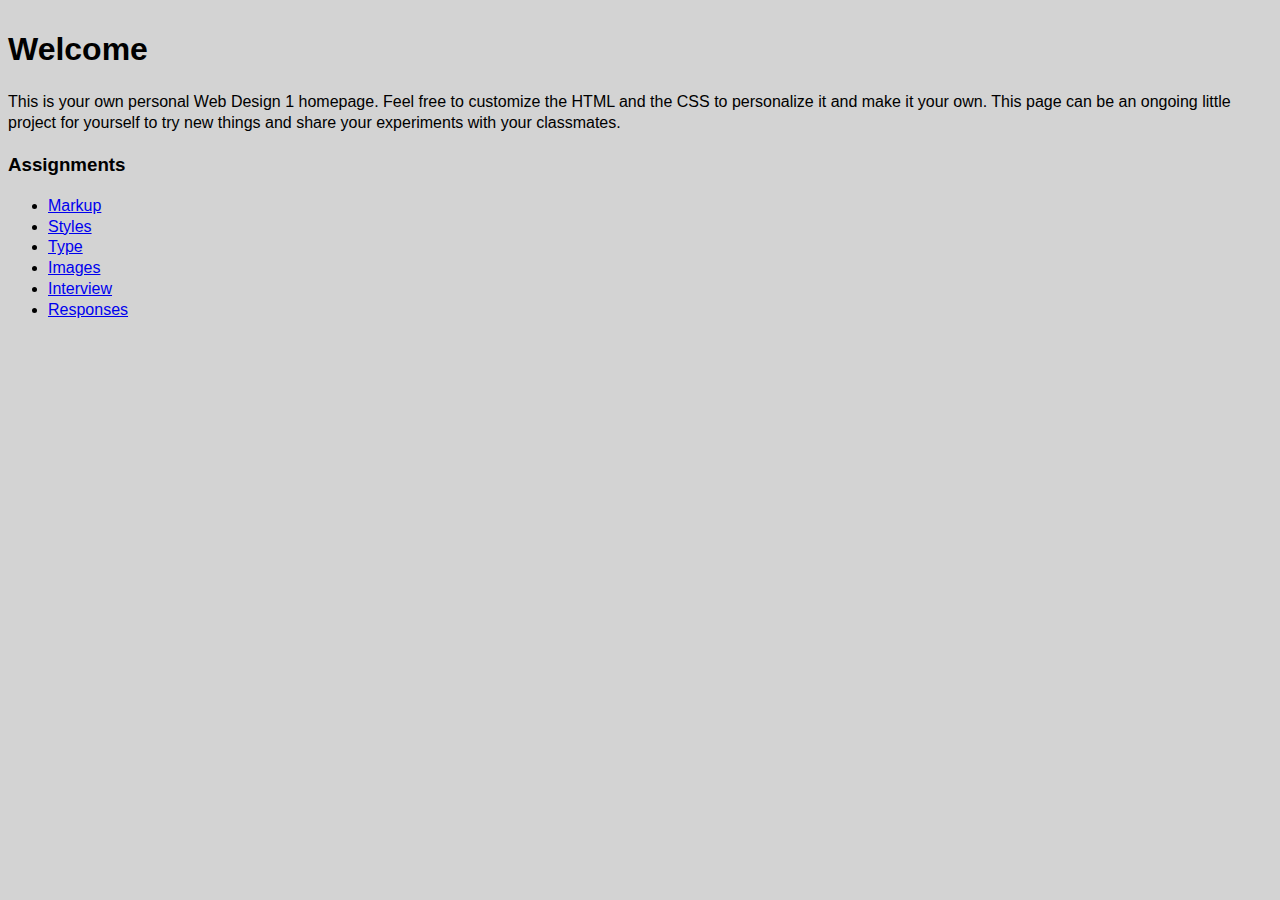
<file: index.html>
<!DOCTYPE html>
<head>
  <title>DSGN 1374</title>
  <link href="styles.css" rel="stylesheet">
</head>
<body>

  <h1>Welcome</h1>

  <p>This is your own personal Web Design 1 homepage. Feel free to customize the HTML and the CSS to personalize it and make it your own. This page can be an ongoing little project for yourself to try new things and share your experiments with your classmates.</p>

  <h3>Assignments</h3>
  <ul>
    <li>
      <a href="markup/index.html">Markup</a>
    </li>
    <li>
      <a href="styles/index.html">Styles</a>
    </li>
    <li>
      <a href="type/index.html">Type</a>
    </li>
    <li>
      <a href="images/index.html">Images</a>
    </li>
    <li>
      <a href="interview/index.html">Interview</a>
    </li>
    <li>
      <a href="responses/index.html">Responses</a>
    </li>
  </ul>

</body>
</file>
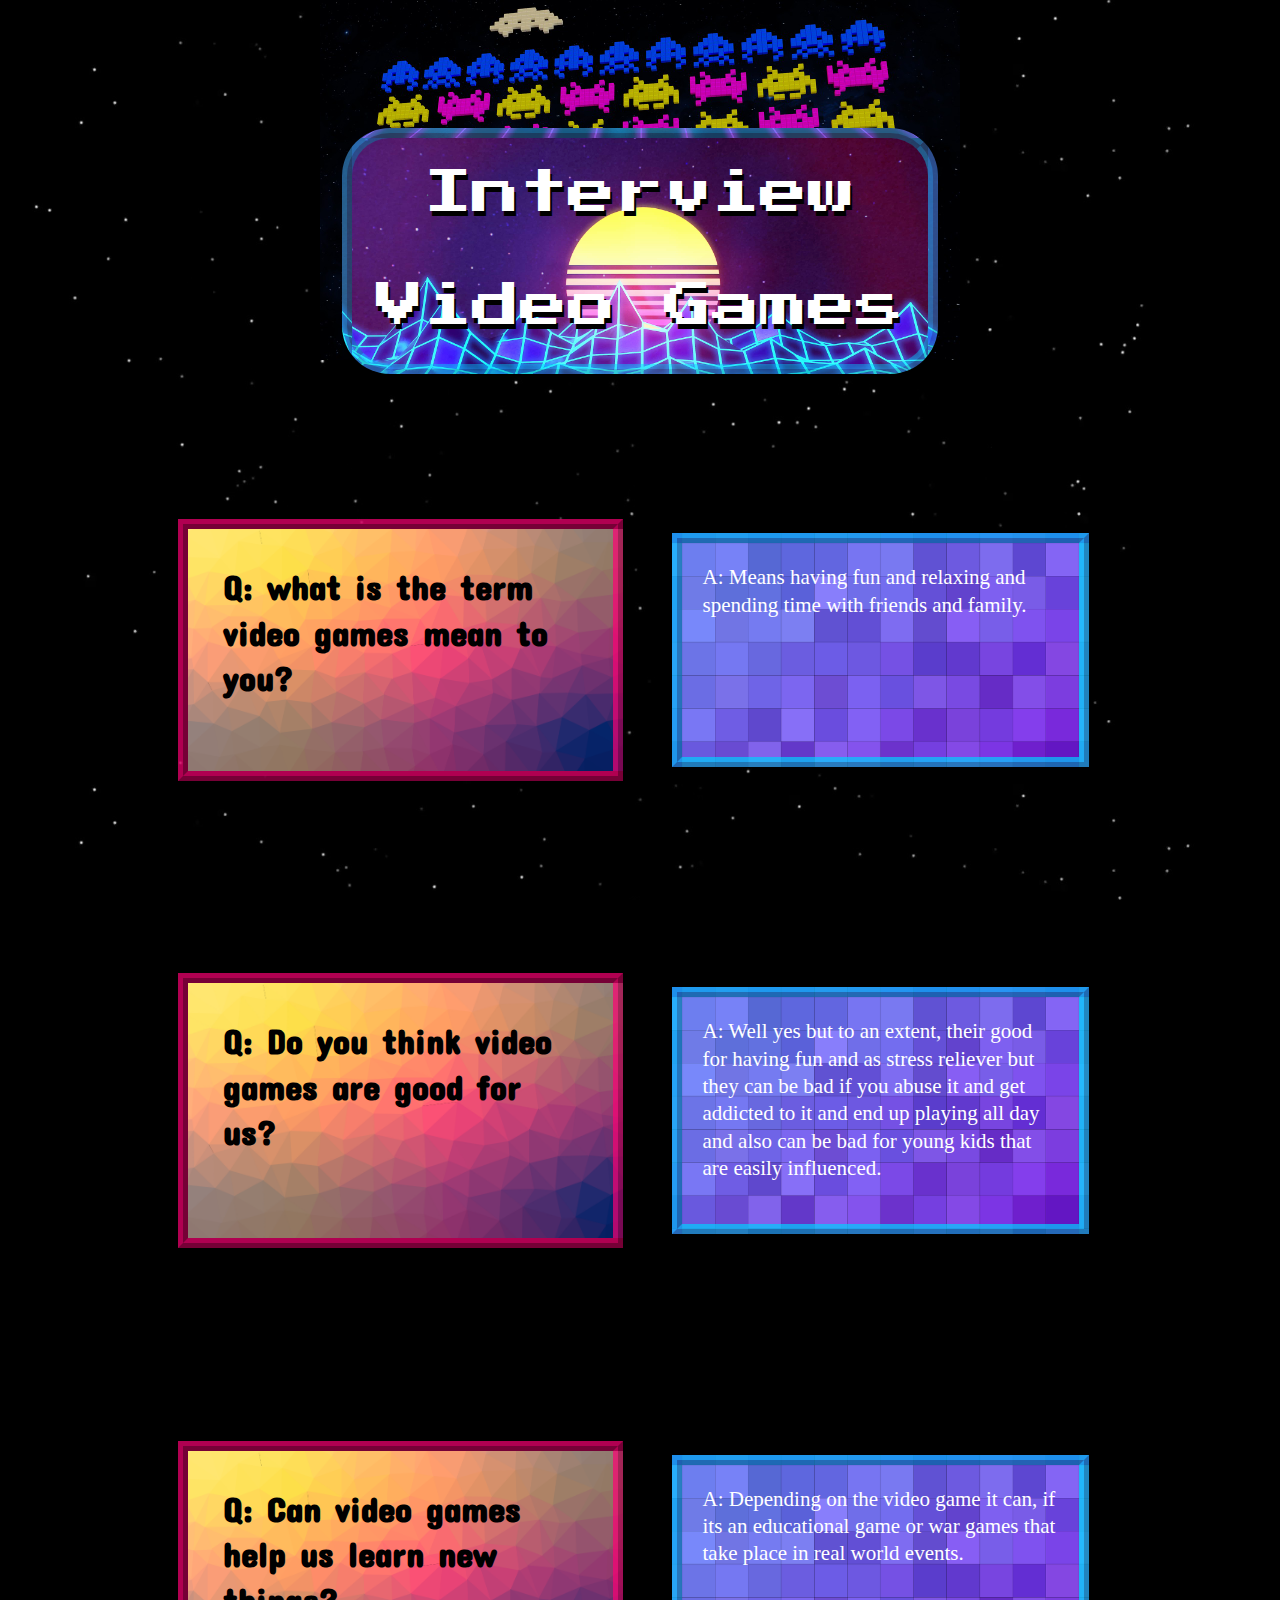
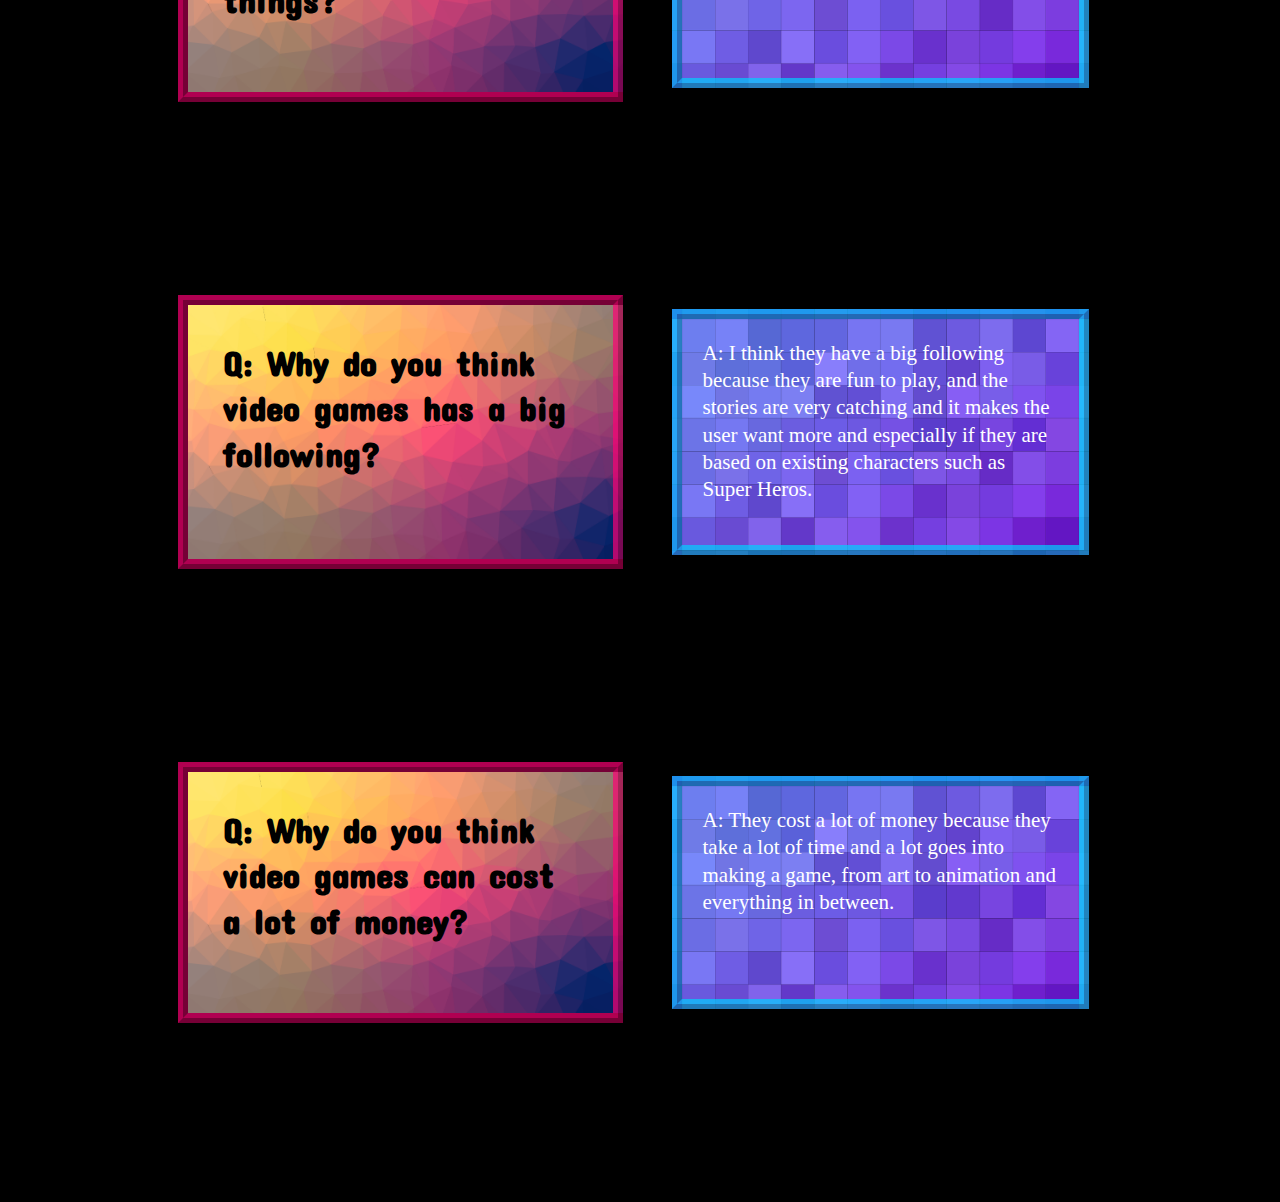
<file: interview/index.html>
<!DOCTYPE html>
<head>
	<title>Interview</title>
	<link rel="stylesheet" href="style.css">
	<meta name="viewport" content="width=device-width">
	<link rel="preconnect" href="https://fonts.gstatic.com">
	<link rel="preconnect" href="https://fonts.gstatic.com">
<link href="https://fonts.googleapis.com/css2?family=Concert+One&family=Montserrat&family=Press+Start+2P&display=swap" rel="stylesheet">

</head>
<body>
	<main>
		<!-- Your code goes here -->

		<header>
			<h1><p>Interview</p>
			Video Games</h1>
		</header>

		<div class="container">
	<div class="Q">
		<h2>Q: what is the term video games mean to you?</h2>
	</div>
	<div class="A">
		<P>A: Means having fun and relaxing and spending time with friends and family.</P>
	</div>


	<div class="Q">
		<h2>Q: Do you think video games are good for us?</h2>
	</div>
	<div class="A">
		<P>A: Well yes but to an extent, their good for having fun and as stress reliever but they can be bad if you abuse it and get addicted to it and end up playing all day and also can be bad for young kids that are easily influenced.</P>
	</div>


	<div class="Q">
		<h2>Q: Can video games help us learn new things?</h2>
	</div>
	<div class="A">
		<P>A: Depending on the video game it can, if its an educational game or war games that take place in real world events.</P>
	</div>


	<div class="Q">
		<h2>Q: Why do you think video games has a big following?</h2>
	</div>
	<div class="A">
		<P>A: I think they have a big following because they are fun to play, and the stories are very catching and it makes the user want more and especially if they are based on existing characters such as Super Heros.</P>
	</div>


	<div class="Q">
		<h2>Q: Why do you think video games can cost a lot of money?</h2>
	</div>

	<div class="A">
		<P>A: They cost a lot of money because they take a lot of time and a lot goes into making a game, from art to animation and everything in between.</P>
	</div>

</div>
</main>
</body>
</file>
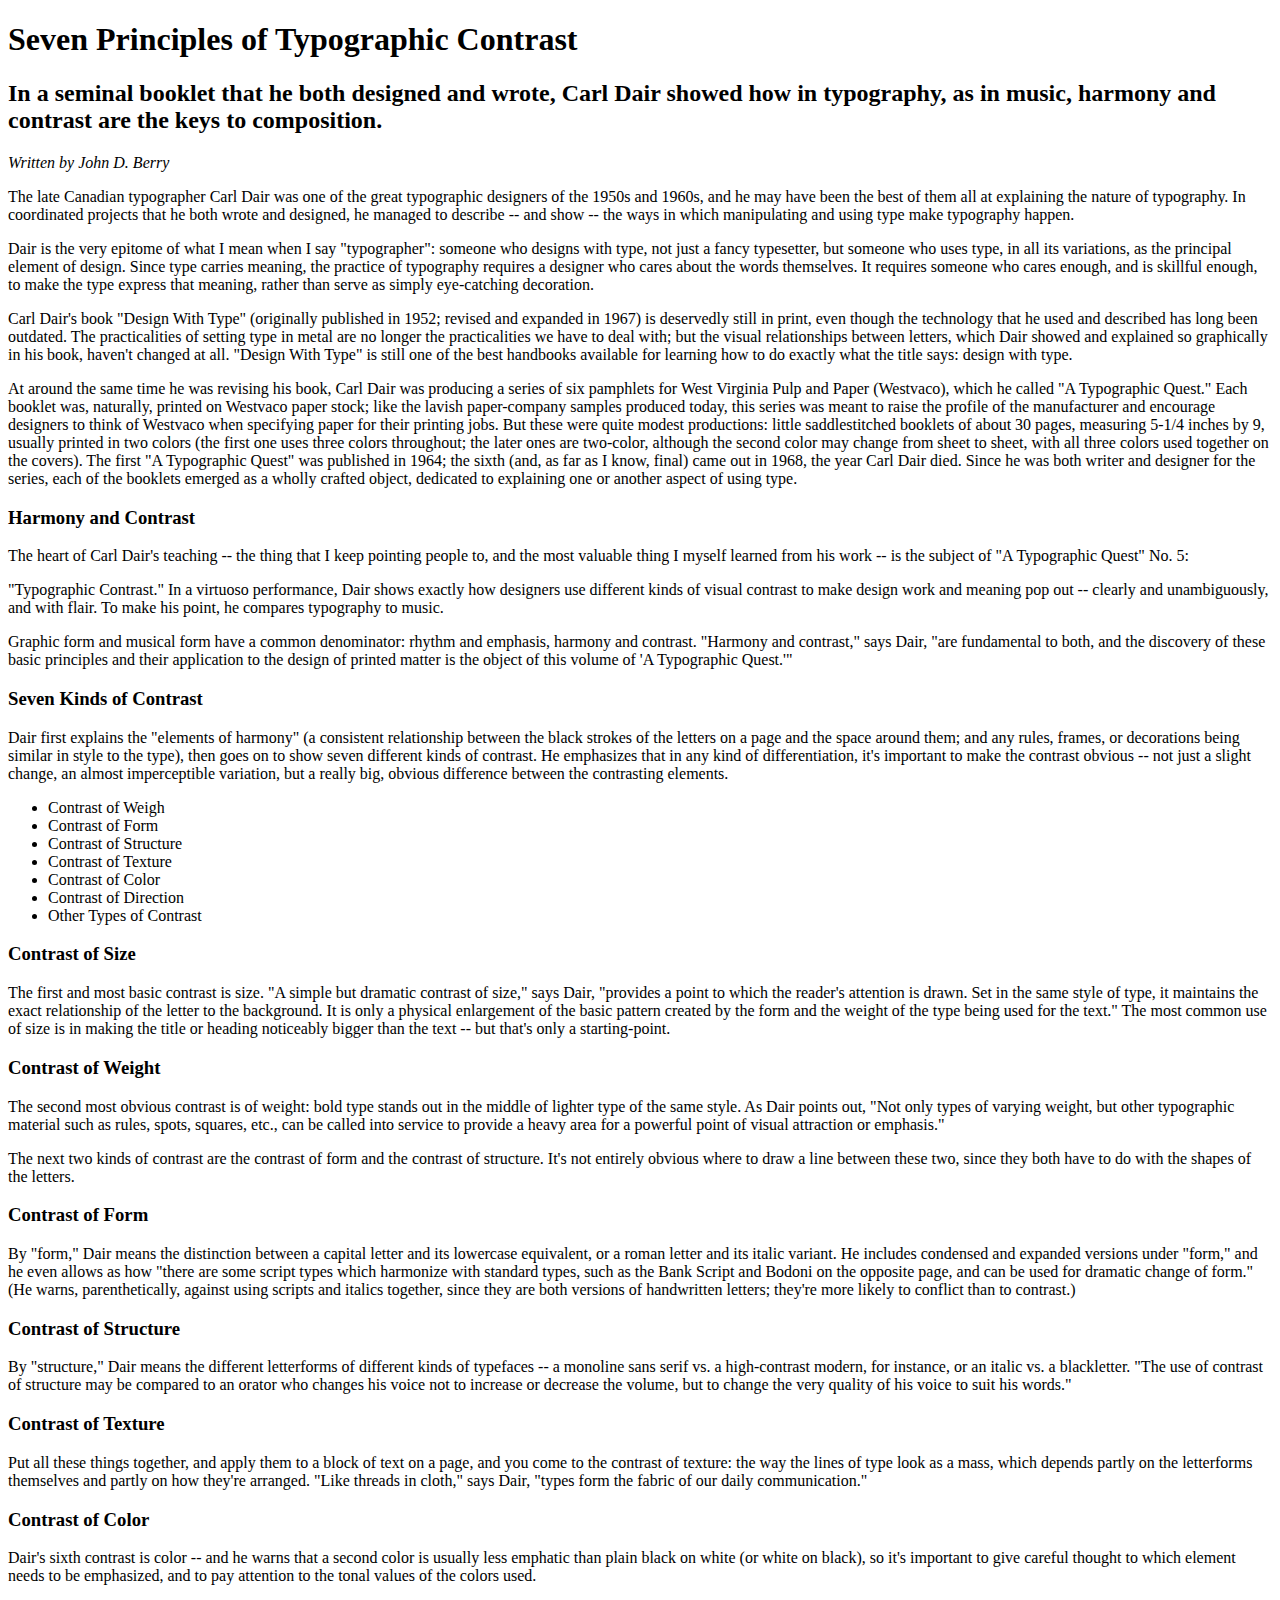
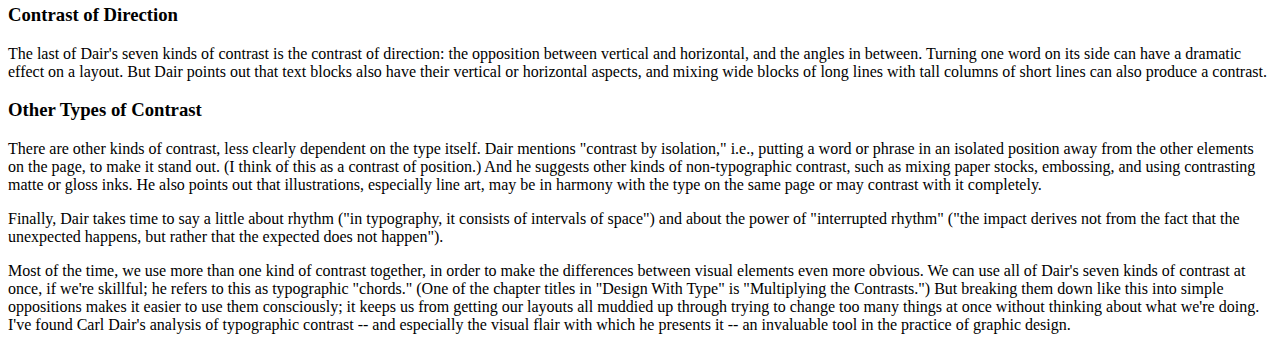
<file: markup/index.html>
<!DOCTYPE html>
<head>
	<title>Seven Principle of Typographic Contrast</title>
</head>
<body>


	<h1>Seven Principles of Typographic Contrast</h1>

	<h2>In a seminal booklet that he both designed and wrote, Carl Dair showed how in typography, as in music, harmony and contrast are the keys to composition.</h2>

	<em>Written by John D. Berry</em>

	<p>The late Canadian typographer Carl Dair was one of the great typographic designers of the 1950s and 1960s, and he may have been the best of them all at explaining the nature of typography. In coordinated projects that he both wrote and designed, he managed to describe -- and show -- the ways in which manipulating and using type make typography happen.</p>

	<p>Dair is the very epitome of what I mean when I say "typographer": someone who designs with type, not just a fancy typesetter, but someone who uses type, in all its variations, as the principal element of design. Since type carries meaning, the practice of typography requires a designer who cares about the words themselves. It requires someone who cares enough, and is skillful enough, to make the type express that meaning, rather than serve as simply eye-catching decoration.</p>

	<p>Carl Dair's book "Design With Type" (originally published in 1952; revised and expanded in 1967) is deservedly still in print, even though the technology that he used and described has long been outdated. The practicalities of setting type in metal are no longer the practicalities we have to deal with; but the visual relationships between letters, which Dair showed and explained so graphically in his book, haven't changed at all. "Design With Type" is still one of the best handbooks available for learning how to do exactly what the title says: design with type.</p>

	<p>At around the same time he was revising his book, Carl Dair was producing a series of six pamphlets for West Virginia Pulp and Paper (Westvaco), which he called "A Typographic Quest." Each booklet was, naturally, printed on Westvaco paper stock; like the lavish paper-company samples produced today, this series was meant to raise the profile of the manufacturer and encourage designers to think of Westvaco when specifying paper for their printing jobs. But these were quite modest productions: little saddlestitched booklets of about 30 pages, measuring 5-1/4 inches by 9, usually printed in two colors (the first one uses three colors throughout; the later ones are two-color, although the second color may change from sheet to sheet, with all three colors used together on the covers). The first "A Typographic Quest" was published in 1964; the sixth (and, as far as I know, final) came out in 1968, the year Carl Dair died. Since he was both writer and designer for the series, each of the booklets emerged as a wholly crafted object, dedicated to explaining one or another aspect of using type.</p>

	<h3>Harmony and Contrast</h3>

	<p>The heart of Carl Dair's teaching -- the thing that I keep pointing people to, and the most valuable thing I myself learned from his work -- is the subject of "A Typographic Quest" No. 5:</p>

	<p>"Typographic Contrast." In a virtuoso performance, Dair shows exactly how designers use different kinds of visual contrast to make design work and meaning pop out -- clearly and unambiguously, and with flair. To make his point, he compares typography to music.</p>

	<p>Graphic form and musical form have a common denominator: rhythm and emphasis, harmony and contrast. "Harmony and contrast," says Dair, "are fundamental to both, and the discovery of these basic principles and their application to the design of printed matter is the object of this volume of 'A Typographic Quest.'"</p>

	<h3>Seven Kinds of Contrast</h3>

	<p>Dair first explains the "elements of harmony" (a consistent relationship between the black strokes of the letters on a page and the space around them; and any rules, frames, or decorations being similar in style to the type), then goes on to show seven different kinds of contrast. He emphasizes that in any kind of differentiation, it's important to make the contrast obvious -- not just a slight change, an almost imperceptible variation, but a really big, obvious difference between the contrasting elements.</p>

	<ul>
		<li>Contrast of Weigh</li>
		<li>Contrast of Form</li>
		<li>Contrast of Structure</li>
		<li>Contrast of Texture</li>
		<li>Contrast of Color</li>
		<li>Contrast of Direction</li>
		<li>Other Types of Contrast</li>
	</ul>

	<h3>Contrast of Size</h3>

	<p>The first and most basic contrast is size. "A simple but dramatic contrast of size," says Dair, "provides a point to which the reader's attention is drawn. Set in the same style of type, it maintains the exact relationship of the letter to the background. It is only a physical enlargement of the basic pattern created by the form and the weight of the type being used for the text." The most common use of size is in making the title or heading noticeably bigger than the text -- but that's only a starting-point.</p>

	<h3>Contrast of Weight</h3>

	<p>The second most obvious contrast is of weight: bold type stands out in the middle of lighter type of the same style. As Dair points out, "Not only types of varying weight, but other typographic material such as rules, spots, squares, etc., can be called into service to provide a heavy area for a powerful point of visual attraction or emphasis."</h5></p>

	<p>The next two kinds of contrast are the contrast of form and the contrast of structure. It's not entirely obvious where to draw a line between these two, since they both have to do with the shapes of the letters.</h5></p>

	<h3>Contrast of Form</h3>

	<p>By "form," Dair means the distinction between a capital letter and its lowercase equivalent, or a roman letter and its italic variant. He includes condensed and expanded versions under "form," and he even allows as how "there are some script types which harmonize with standard types, such as the Bank Script and Bodoni on the opposite page, and can be used for dramatic change of form." (He warns, parenthetically, against using scripts and italics together, since they are both versions of handwritten letters; they're more likely to conflict than to contrast.)</h5></p>

	<h3>Contrast of Structure</h3>

	<p>By "structure," Dair means the different letterforms of different kinds of typefaces -- a monoline sans serif vs. a high-contrast modern, for instance, or an italic vs. a blackletter. "The use of contrast of structure may be compared to an orator who changes his voice not to increase or decrease the volume, but to change the very quality of his voice to suit his words."</p>

	<h3>Contrast of Texture</h3>

	<p>Put all these things together, and apply them to a block of text on a page, and you come to the contrast of texture: the way the lines of type look as a mass, which depends partly on the letterforms themselves and partly on how they're arranged. "Like threads in cloth," says Dair, "types form the fabric of our daily communication."</p>

	<h3>Contrast of Color</h3>

	<p>Dair's sixth contrast is color -- and he warns that a second color is usually less emphatic than plain black on white (or white on black), so it's important to give careful thought to which element needs to be emphasized, and to pay attention to the tonal values of the colors used.</p>

	<h3>Contrast of Direction</h3>

	<p>The last of Dair's seven kinds of contrast is the contrast of direction: the opposition between vertical and horizontal, and the angles in between. Turning one word on its side can have a dramatic effect on a layout. But Dair points out that text blocks also have their vertical or horizontal aspects, and mixing wide blocks of long lines with tall columns of short lines can also produce a contrast.</p>

	<h3>Other Types of Contrast</h3>

	<p>There are other kinds of contrast, less clearly dependent on the type itself. Dair mentions "contrast by isolation," i.e., putting a word or phrase in an isolated position away from the other elements on the page, to make it stand out. (I think of this as a contrast of position.) And he suggests other kinds of non-typographic contrast, such as mixing paper stocks, embossing, and using contrasting matte or gloss inks. He also points out that illustrations, especially line art, may be in harmony with the type on the same page or may contrast with it completely.</p>

	<p>Finally, Dair takes time to say a little about rhythm ("in typography, it consists of intervals of space") and about the power of "interrupted rhythm" ("the impact derives not from the fact that the unexpected happens, but rather that the expected does not happen").</p>

	<p>Most of the time, we use more than one kind of contrast together, in order to make the differences between visual elements even more obvious. We can use all of Dair's seven kinds of contrast at once, if we're skillful; he refers to this as typographic "chords." (One of the chapter titles in "Design With Type" is "Multiplying the Contrasts.") But breaking them down like this into simple oppositions makes it easier to use them consciously; it keeps us from getting our layouts all muddied up through trying to change too many things at once without thinking about what we're doing. I've found Carl Dair's analysis of typographic contrast -- and especially the visual flair with which he presents it -- an invaluable tool in the practice of graphic design.</p>

</body>
</file>
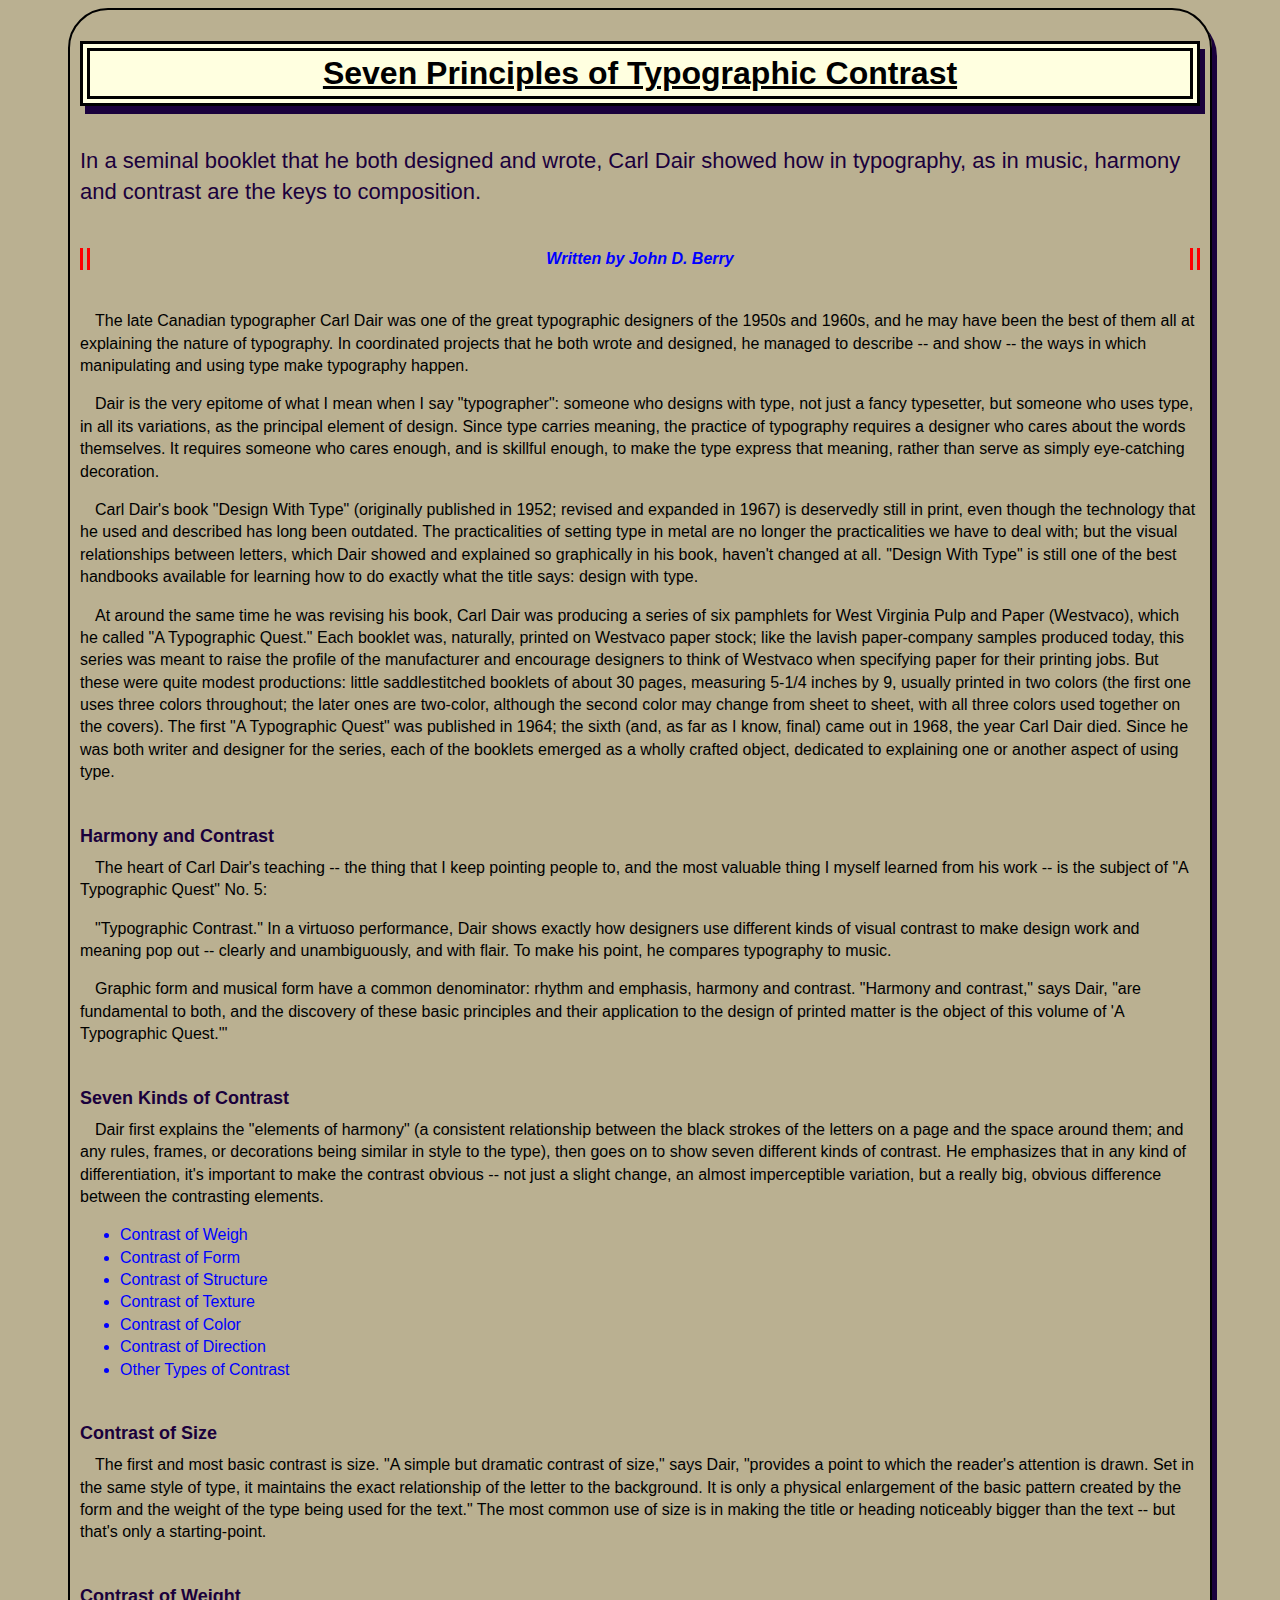
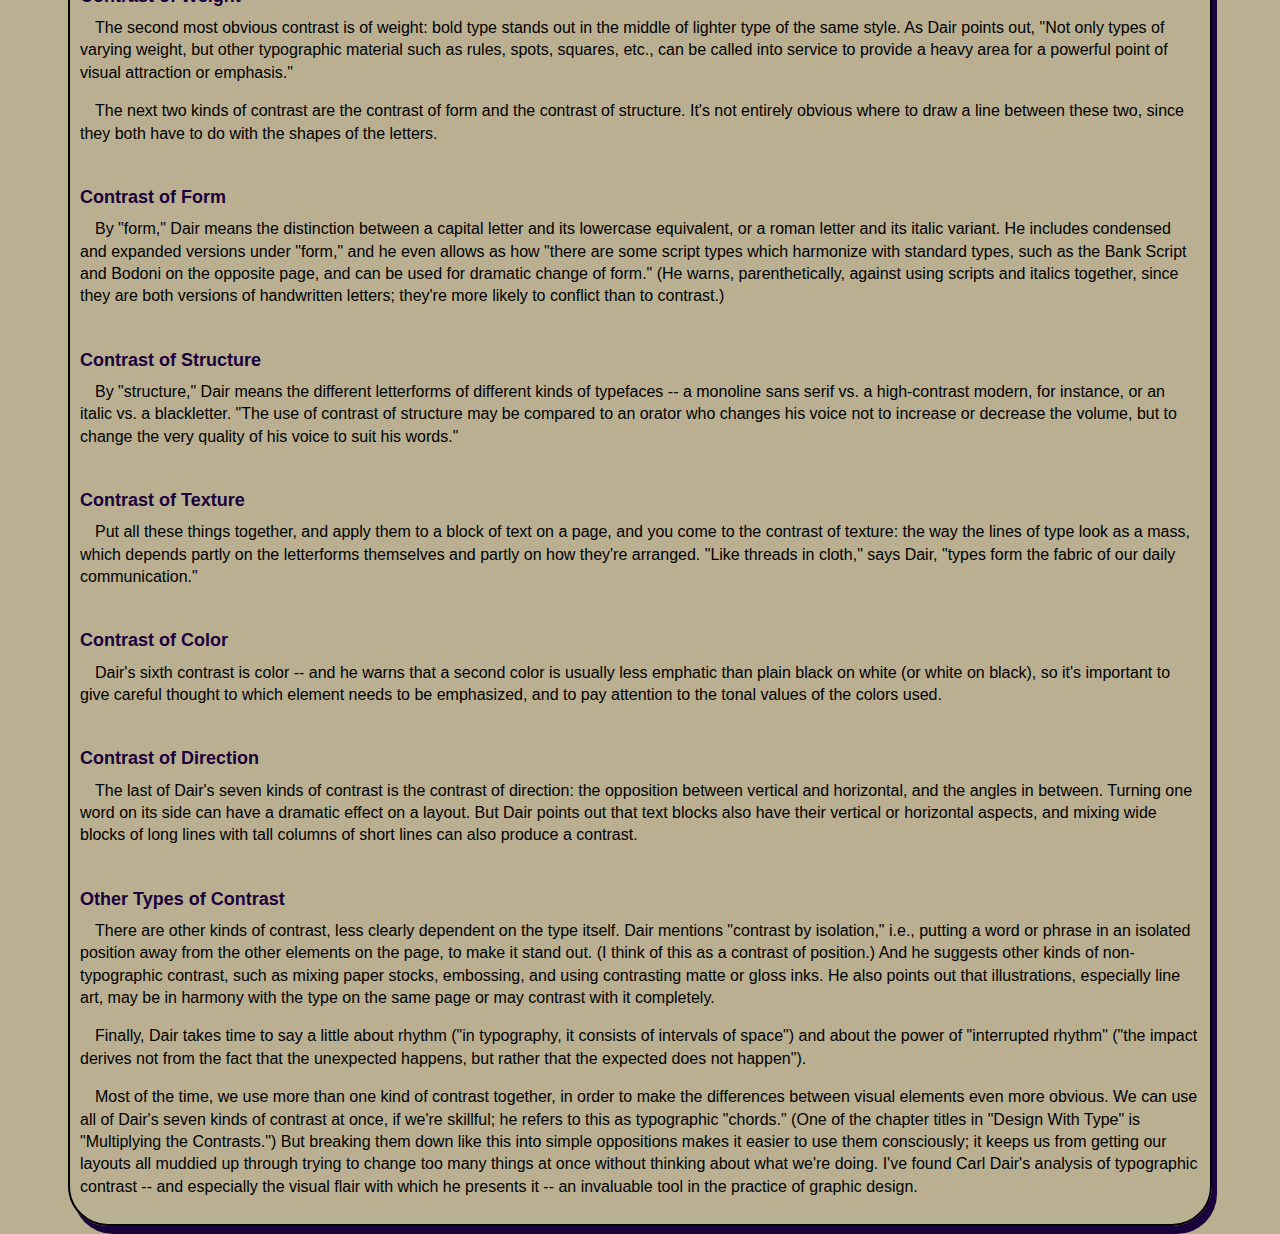
<file: styles/index.html>
<!DOCTYPE html>
<head>
	<title>Seven Principle of Typographic Contrast</title>
	<link rel="stylesheet" href="style.css">
</head>
<body>


	<h1>Seven Principles of Typographic Contrast</h1>

	<h2>In a seminal booklet that he both designed and wrote, Carl Dair showed how in typography, as in music, harmony and contrast are the keys to composition.</h2>

	<em>Written by John D. Berry</em>

	<p>The late Canadian typographer Carl Dair was one of the great typographic designers of the 1950s and 1960s, and he may have been the best of them all at explaining the nature of typography. In coordinated projects that he both wrote and designed, he managed to describe -- and show -- the ways in which manipulating and using type make typography happen.</p>

	<p>Dair is the very epitome of what I mean when I say "typographer": someone who designs with type, not just a fancy typesetter, but someone who uses type, in all its variations, as the principal element of design. Since type carries meaning, the practice of typography requires a designer who cares about the words themselves. It requires someone who cares enough, and is skillful enough, to make the type express that meaning, rather than serve as simply eye-catching decoration.</p>

	<p>Carl Dair's book "Design With Type" (originally published in 1952; revised and expanded in 1967) is deservedly still in print, even though the technology that he used and described has long been outdated. The practicalities of setting type in metal are no longer the practicalities we have to deal with; but the visual relationships between letters, which Dair showed and explained so graphically in his book, haven't changed at all. "Design With Type" is still one of the best handbooks available for learning how to do exactly what the title says: design with type.</p>

	<p>At around the same time he was revising his book, Carl Dair was producing a series of six pamphlets for West Virginia Pulp and Paper (Westvaco), which he called "A Typographic Quest." Each booklet was, naturally, printed on Westvaco paper stock; like the lavish paper-company samples produced today, this series was meant to raise the profile of the manufacturer and encourage designers to think of Westvaco when specifying paper for their printing jobs. But these were quite modest productions: little saddlestitched booklets of about 30 pages, measuring 5-1/4 inches by 9, usually printed in two colors (the first one uses three colors throughout; the later ones are two-color, although the second color may change from sheet to sheet, with all three colors used together on the covers). The first "A Typographic Quest" was published in 1964; the sixth (and, as far as I know, final) came out in 1968, the year Carl Dair died. Since he was both writer and designer for the series, each of the booklets emerged as a wholly crafted object, dedicated to explaining one or another aspect of using type.</p>

	<h3>Harmony and Contrast</h3>

	<p>The heart of Carl Dair's teaching -- the thing that I keep pointing people to, and the most valuable thing I myself learned from his work -- is the subject of "A Typographic Quest" No. 5:</p>

	<p>"Typographic Contrast." In a virtuoso performance, Dair shows exactly how designers use different kinds of visual contrast to make design work and meaning pop out -- clearly and unambiguously, and with flair. To make his point, he compares typography to music.</p>

	<p>Graphic form and musical form have a common denominator: rhythm and emphasis, harmony and contrast. "Harmony and contrast," says Dair, "are fundamental to both, and the discovery of these basic principles and their application to the design of printed matter is the object of this volume of 'A Typographic Quest.'"</p>

	<h3>Seven Kinds of Contrast</h3>

	<p>Dair first explains the "elements of harmony" (a consistent relationship between the black strokes of the letters on a page and the space around them; and any rules, frames, or decorations being similar in style to the type), then goes on to show seven different kinds of contrast. He emphasizes that in any kind of differentiation, it's important to make the contrast obvious -- not just a slight change, an almost imperceptible variation, but a really big, obvious difference between the contrasting elements.</p>

	<ul>
		<li>Contrast of Weigh</li>
		<li>Contrast of Form</li>
		<li>Contrast of Structure</li>
		<li>Contrast of Texture</li>
		<li>Contrast of Color</li>
		<li>Contrast of Direction</li>
		<li>Other Types of Contrast</li>
	</ul>

	<h3>Contrast of Size</h3>

	<p>The first and most basic contrast is size. "A simple but dramatic contrast of size," says Dair, "provides a point to which the reader's attention is drawn. Set in the same style of type, it maintains the exact relationship of the letter to the background. It is only a physical enlargement of the basic pattern created by the form and the weight of the type being used for the text." The most common use of size is in making the title or heading noticeably bigger than the text -- but that's only a starting-point.</p>

	<h3>Contrast of Weight</h3>

	<p>The second most obvious contrast is of weight: bold type stands out in the middle of lighter type of the same style. As Dair points out, "Not only types of varying weight, but other typographic material such as rules, spots, squares, etc., can be called into service to provide a heavy area for a powerful point of visual attraction or emphasis."</h5></p>

	<p>The next two kinds of contrast are the contrast of form and the contrast of structure. It's not entirely obvious where to draw a line between these two, since they both have to do with the shapes of the letters.</h5></p>

	<h3>Contrast of Form</h3>

	<p>By "form," Dair means the distinction between a capital letter and its lowercase equivalent, or a roman letter and its italic variant. He includes condensed and expanded versions under "form," and he even allows as how "there are some script types which harmonize with standard types, such as the Bank Script and Bodoni on the opposite page, and can be used for dramatic change of form." (He warns, parenthetically, against using scripts and italics together, since they are both versions of handwritten letters; they're more likely to conflict than to contrast.)</h5></p>

	<h3>Contrast of Structure</h3>

	<p>By "structure," Dair means the different letterforms of different kinds of typefaces -- a monoline sans serif vs. a high-contrast modern, for instance, or an italic vs. a blackletter. "The use of contrast of structure may be compared to an orator who changes his voice not to increase or decrease the volume, but to change the very quality of his voice to suit his words."</p>

	<h3>Contrast of Texture</h3>

	<p>Put all these things together, and apply them to a block of text on a page, and you come to the contrast of texture: the way the lines of type look as a mass, which depends partly on the letterforms themselves and partly on how they're arranged. "Like threads in cloth," says Dair, "types form the fabric of our daily communication."</p>

	<h3>Contrast of Color</h3>

	<p>Dair's sixth contrast is color -- and he warns that a second color is usually less emphatic than plain black on white (or white on black), so it's important to give careful thought to which element needs to be emphasized, and to pay attention to the tonal values of the colors used.</p>

	<h3>Contrast of Direction</h3>

	<p>The last of Dair's seven kinds of contrast is the contrast of direction: the opposition between vertical and horizontal, and the angles in between. Turning one word on its side can have a dramatic effect on a layout. But Dair points out that text blocks also have their vertical or horizontal aspects, and mixing wide blocks of long lines with tall columns of short lines can also produce a contrast.</p>

	<h3>Other Types of Contrast</h3>

	<p>There are other kinds of contrast, less clearly dependent on the type itself. Dair mentions "contrast by isolation," i.e., putting a word or phrase in an isolated position away from the other elements on the page, to make it stand out. (I think of this as a contrast of position.) And he suggests other kinds of non-typographic contrast, such as mixing paper stocks, embossing, and using contrasting matte or gloss inks. He also points out that illustrations, especially line art, may be in harmony with the type on the same page or may contrast with it completely.</p>

	<p>Finally, Dair takes time to say a little about rhythm ("in typography, it consists of intervals of space") and about the power of "interrupted rhythm" ("the impact derives not from the fact that the unexpected happens, but rather that the expected does not happen").</p>

	<p>Most of the time, we use more than one kind of contrast together, in order to make the differences between visual elements even more obvious. We can use all of Dair's seven kinds of contrast at once, if we're skillful; he refers to this as typographic "chords." (One of the chapter titles in "Design With Type" is "Multiplying the Contrasts.") But breaking them down like this into simple oppositions makes it easier to use them consciously; it keeps us from getting our layouts all muddied up through trying to change too many things at once without thinking about what we're doing. I've found Carl Dair's analysis of typographic contrast -- and especially the visual flair with which he presents it -- an invaluable tool in the practice of graphic design.</p>

</body>
</file>
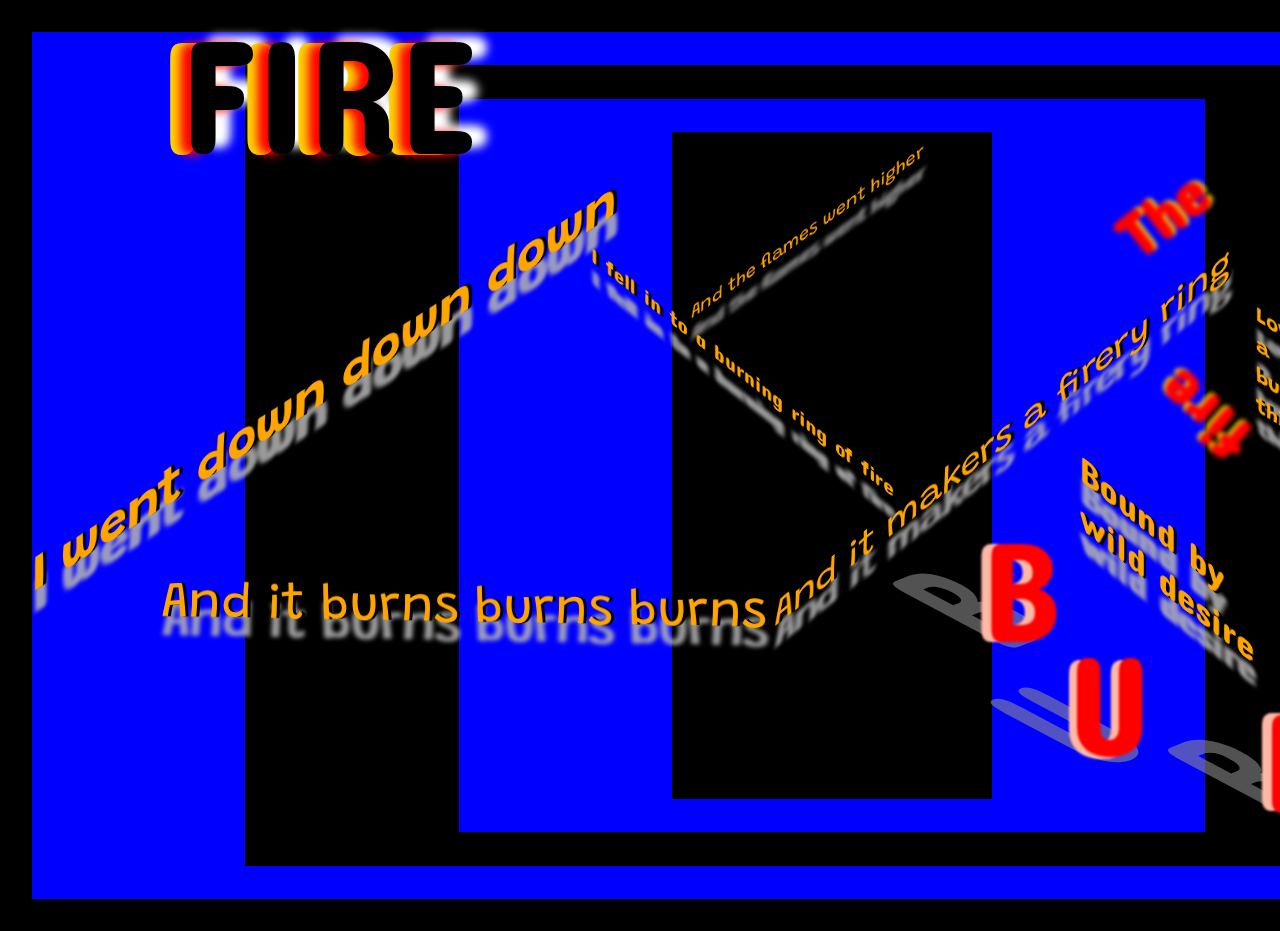
<file: type/index.html>
<!DOCTYPE html>
<head>
	<title>Type</title>
	<link rel="stylesheet" href="styles.css">
	<link href="https://fonts.googleapis.com/css2?family=Concert+One&family=Grandstander:ital,wght@1,700&display=swap" rel="stylesheet">
</head>
<body>
	<main> 
		<p class= "fire2"><span class="new-color2"> FIRE </span></p>
		<p class= "fire"><span class="new-color"> FIRE </span></p>
		<h4 class="letterskew"><span class="other-font"> Love is a burning thing</h4>
		<p class="letterskew2"><span class="other-font"> And it makers a firery ring</p>
		<p class="letterskew3">Bound by wild desire</p>
		<h4 class="letterskew5"><span class="other-font"> I went down down down</h4>
		<p class="letterskew6"><span class="other-font"> And the flames went higher</span></p>
		<p class="letterskew7"><span class="other-font"> And it burns burns burns</span></p>
		<p class="CAP_B">B</p>
		<p class="CAP_B2">B</p>
		<p class="CAP_U">U</p>
		<p class="CAP_U2">U</p>
		<p class="CAP_R">R</p>
		<p class="CAP_R2">R</p>
		<p class="CAP_N">N</p>
		<p class="CAP_N2">N</p>
		<p class ="letterskew4">I fell in to a burning ring of fire</p>
		<h1 class="letter2"> ring</h1> 
		<h1 class="letter3"> of</h1>
		<h1 class="letter4"> fire </h1>
		<p><h1 class="letter1"> The</h1></p>
	</main>
</body>
</file>
<file: styles.css>
* {
  box-sizing: border-box;
}
body {
  font-size: 16px;
  font-weight: normal;
  line-height: 1.3;
  max-width: 100%;
  margin: 0;
  padding: 0.5em;
  background: lightgrey;
  color: black;
  font-family: helvetica, arial, roboto, sans-serif;
}
</file>
<file: interview/style.css>
/* Interview */

* {
	box-sizing: border-box;
}

body {
	background-color: black;
	background-image:url(img/Game.jpg), url(img/space2.jpg);
	background-size: 50%, contain;
	background-repeat: no-repeat, repeat;
	background-attachment: fixed;
	background-position: top;
	color: white;
	font-family: Helvetica, Arial, sans-serif;
	font-weight: normal;
	line-height: 1.4;
	font-size: 16px;
	margin: 0.25em;
}

.container {
	display: grid;
	grid-template-columns: 100%;
}

@media (min-width: 40em) {
	.container {
		grid-template-columns: 50% 50%;
	}
}



.Q{
	font-family: 'Concert One', cursive;
	padding: 0.25em;
	font-size: 35px;
	background-image: url(img/Color.png);
	background-size: cover;
	background-repeat: no-repeat;
	padding: 1em;
	border: 10px ridge;
	border-color: #ff0076b0;
	margin: 0.5em;
	margin-bottom: 5em;
	color:black;
}

.A{
	font-family: 'Indie Flower', cursive;
	margin: 1.5em;
    margin-bottom: 9em;
	background-image: url(img/Pixel.png);
	background-size: cover;
	padding: 1em;
	border: 10px ridge;
	border-color: #00d0ffb0;
	color: white;
	font-size: 21px;
}


h2, p {
	margin: 0 0 1em 0;
	font-size: 1em;
	padding: 0;
	line-height: 1.3;
	vertical-align: baseline;
}

main{
	margin-left: auto;
	max-width: 60em;
	margin-right: auto;
}

h1 {
	display: inline-block;
	font-size: 3em;
	font-weight: normal;
	border: 10px ridge;
	border-color: #00d0ff70;
	background-image: url(img/Retro.jpg);
	background-size: cover;
	padding: 0.5em;
	border-radius: 1em; 
	font-family: 'Press Start 2P', cursive;;
	color: white;
	text-shadow: 2px 5px black;
}

header {
	text-align: center;
	margin: 6em 0;
}
</file>
<file: styles/style.css>
body {
	background-color: #5f48016e;
	color: black;
	font-family: "Lucida Sans Unicode", "Lucida Grande", sans-serif;
	font-weight: normal;
	line-height: 1.4;
	max-width: 70em;
	margin-right: auto;
	margin-left: auto;
	padding: 8px;
	border: 2px solid black;;
	padding: 10px;
	border-radius: 40px;
	box-shadow: 5px 8px #1a003c;
	
}

h1 {
    text-align: center;
    font-weight: bold;
    font-size: 32px;
    text-decoration: underline;
    background-color: lightyellow;
    border: 10px double black;
    box-shadow: 5px 8px #1a003c;
}

h2{
	color: #1a003c;
	font-size: 22px;
	font-weight: normal;
	margin-bottom: 15px;
	margin-top: 40px;

}

h3{
	color: #1a003c;
	font-size: 18px;
	font-weight: bold;
	margin-bottom: 8px;
	margin-top: 40px;
}

h4{
	color: #1a003c;
	font-size: 18px;
	font-weight: bold;
	margin-bottom: 8px;
	margin-top: 40px;
}

p{
	margin-top: 0px;
	margin-bottom: 16px;
	text-indent: 15px;
}

em{
	font-weight: bold; 
	display: block;
	text-align: center;
	color: blue;
	margin-bottom: 40px;
	margin-top: 40px;
	border-right: 10px double red;
	border-left: 10px double red;
}

ul{
	color: blue;
}
</file>
<file: type/styles.css>
/* Type */

body {
	background-color: black;
	color: orange;
	line-height: 1.3;
    font-size: 1em;
    font-family: 'Concert One', cursive;
    font-weight: 400;
    margin: 2em;
    border-right: 40em double blue;
    border-top: 100px double blue;
    border-left:40em double blue;
    border-bottom: 100px double blue;
    width: 240pt;
    height: 500pt;
}
.CAP_B{
	display: block;
    font-size: 6em;
    max-width: 15em;
    margin-block-start: 360px;
    margin-block-end: 4px;
    margin-left: 263.9px;
    position: absolute;
    transform: skew(62deg, -22deg);
    color: #90909091;
    line-height: 2em;
  
}
.CAP_B2{
	display: block;
    font-size: 9em;
    max-width: 15em;
    margin-block-start: 294px;
    margin-block-end: 0px;
    margin-left: 310.9px;
    position: absolute;
    color: red;
    line-height: 2em;
    text-shadow: -10px 0px #ffb8a5;
    filter: blur(1px);
}
.CAP_U{
	display: block;
    font-size: 6em;
    max-width: 15em;
    margin-block-start: 478px;
    margin-block-end: 4px;
    margin-left: 359.9px;
    position: absolute;
    transform: skew(62deg, -22deg);
    color: #90909091;
    line-height: 2em;
    }
    .CAP_U2{
	display: block;
    font-size: 9em;
    max-width: 15em;
    margin-block-start: 408px;
    margin-block-end: 4px;
    margin-left: 394.9px;
    position: absolute;
    color: red;
    line-height: 2em;
    text-shadow: -8px 2px #ffb8a5;
    filter: blur(1px);
    }
    .CAP_R{
	display: block;
    font-size: 6em;
    max-width: 15em;
    margin-block-start: 527px;
    margin-block-end: 4px;
    margin-left: 537.9px;
    position: absolute;
    transform: skew(62deg, -22deg);
    color: #90909091;
    line-height: 2em;
    }
    .CAP_R2{
	display: block;
    font-size: 9em;
    max-width: 15em;
    margin-block-start: 465px;
    margin-block-end: 4px;
    margin-left: 589.9px;
    position: absolute;
    color: red;
    line-height: 2em;
    text-shadow: -10px -2px #ffb8a5;
    filter: blur(1px);
    }
    .CAP_N{
	display: block;
    font-size: 5em;
    max-width: 15em;
    margin-block-start: 570px;
    margin-block-end: 4px;
    margin-left: 718.9px;
    position: absolute;
    transform: skew(62deg, -22deg);
    color: #90909091;
    line-height: 2em;
    }
    .CAP_N2{
	display: block;
    font-size: 8em;
    max-width: 15em;
    margin-block-start: 508px;
    margin-block-end: 4px;
    margin-left: 764.9px;
    position: absolute;
    color: red;
    line-height: 2em;
    text-shadow: -8px 0px #ffb8a5;
    filter: blur(1px);
    }
.letter1{
	display: block;
    font-size: 4em;
    max-width: 15em;
    margin-block-start: 0em;
    margin-block-end: 0px;
    margin-left: 6.9em;
    position: absolute;
    transform: rotate(-38deg);
    color: red;
    line-height: 2em;
    text-shadow: 3px 0px #fff000;
    filter: blur(2px);
   
}
.letter2{
	display: block;
    font-size: 4em;
    max-width: 15em;
    margin-block-start: 0em;
    margin-block-end: 0px;
    margin-left: 9.9em;
    position: absolute;
    transform: rotate(24deg);
    color: red;
    line-height: 2em;
    text-shadow: 3px 0px #fff000;
    filter: blur(2px);
   
}
.letter3{
	display: block;
    font-size: 4em;
    max-width: 15em;
    margin-block-start: 3.2em;
    margin-block-end: 0px;
    margin-left: 10.0em;
    position: absolute;
    transform: rotate(146deg);
    color: red;
    line-height: 2em;
    text-shadow: 3px 0px #fff000;
    filter: blur(2px);
 
}
.letter4{
	display: block;
    font-size: 4em;
    max-width: 15em;
    margin-block-start: 3.2em;
    margin-block-end: 0px;
    margin-left: 7.5em;
    font-weight: bold;
    position: absolute;
    transform: rotate(-139deg);
    line-height: 2em;
    color: red;
    text-shadow: 3px 0px #fff000;
    filter: blur(2px);

}
.letterskew{
	display: block;
    font-size: 1.3em;
    margin-block-start: 8.5em;
    margin-left: 28.1em;
    position: absolute;
    transform: skewY(33deg);
    filter: drop-shadow(0px 22px 2px #b5b5b5d9);
    text-shadow: 3px 1px black;
    /* text-decoration: underline; */
    /* background-color: green;*/

}
.letterskew2{
    display: block;
    font-size: 2.2em;
    margin-block-start: 7.5em;
    margin-left: 2.9em;
    position: absolute;
    transform: skewY(-38deg);
    filter: drop-shadow(0px 22px 2px #b5b5b5d9);
    text-shadow: 3px 0px black;
    /* text-decoration: underline; */
    /* background-color: green;*/

}
.letterskew3{
    display: block;
    font-size: 2.3em;
    margin-block-start: 10.1em;
    margin-left: 11.1em;
    position: absolute;
    transform: skewY(38deg);
    text-shadow: 3px 0px black;
    filter: drop-shadow(0px 22px 2px #b5b5b5d9);
    }
 .letterskew4{
    display: block;
    font-size: 1.3em;
    margin-block-start: 10.1em;
    margin-left: -3.9em;
    position: absolute;
    transform: skewY(38deg);
    text-shadow: 3px 0px black;
    filter: drop-shadow(0px 22px 2px #b5b5b5d9);
    }
 .letterskew5{
    display: block;
    font-size: 3.1em;
    margin-block-start: 4.1em;
    margin-left: -12.9em;
    position: absolute;
    transform: skewY(-33deg);
    text-shadow: 3px 0px black;
    filter: drop-shadow(0px 22px 2px #b5b5b5d9);
    }
    .letterskew6{
    display: block;
    font-size: 1.1em;
    margin-block-start: 4.1em;
    margin-left: 1.1em;
    position: absolute;
    transform: skewY(-35deg);
    text-shadow: 3px 0px black;
    filter: drop-shadow(0px 22px 2px #b5b5b5d9);
    }
    .letterskew7{
    display: block;
    font-size: 3.1em;
    margin-block-start: 422px;
    margin-left: -510.9px;
    position: absolute;
    transform: skewY(1deg);
    text-shadow: 3px 0px black;
    filter: drop-shadow(0px 19px 2px #b5b5b5d9);
    }
.fire{
	font-size: 164px;
    position: absolute;
    margin-block-start: -1em;
    margin-left: -3em;
    filter: drop-shadow(-11px 1px 5px red);
}
.fire2{
	font-size: 164px;
    position: absolute;
    margin-block-start: -163px;
    margin-left: -513px;
    filter: drop-shadow(36px -7px 5px white);
}
.other-font{
	font-family: 'Grandstander', cursive;
}
.new-color {
	color: black;
}
.new-color2 {
	color: #ffd400;
}
</file>
